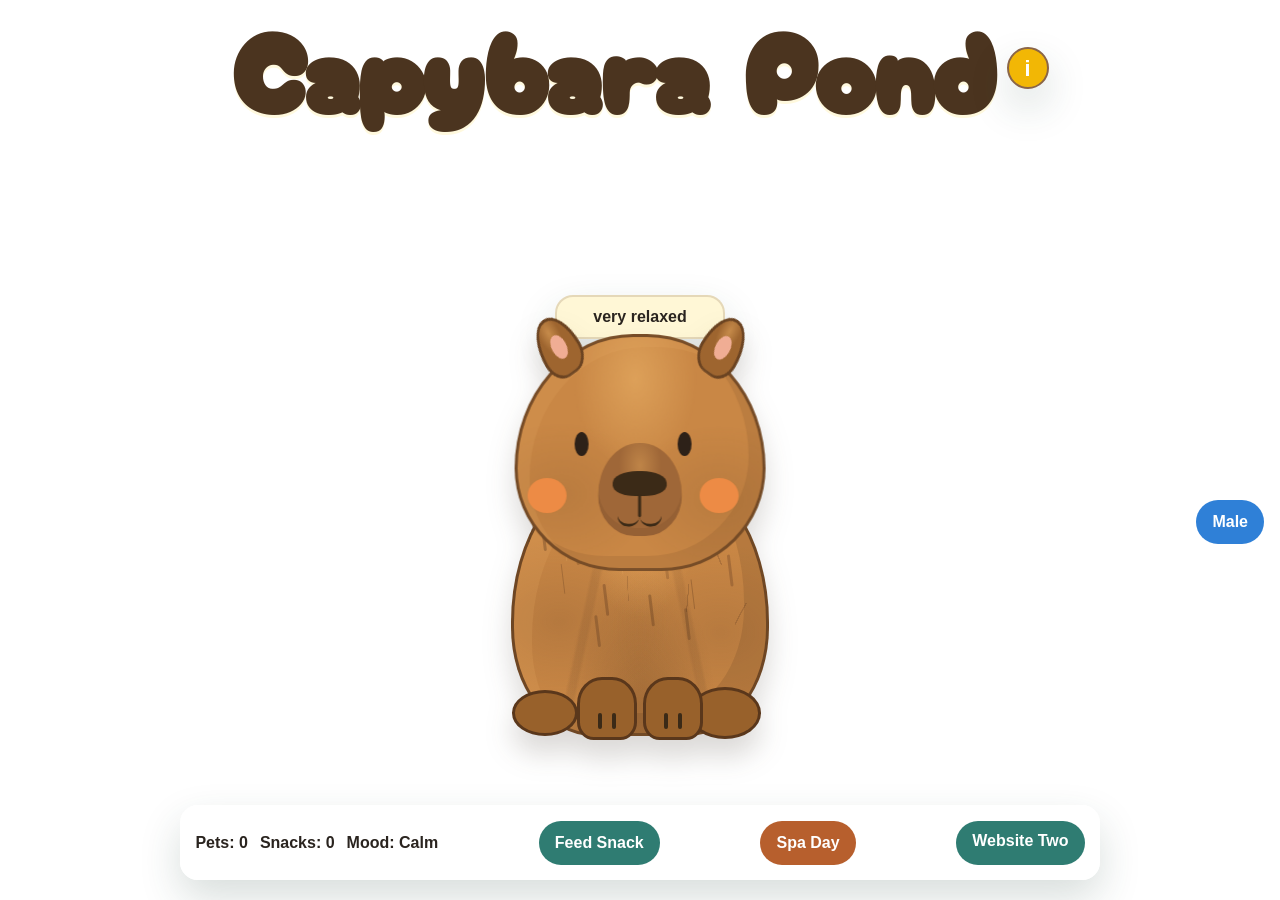
<file: index.html>
<!doctype html>
<html lang="en">
<head>
  <meta charset="UTF-8" />
  <meta name="viewport" content="width=device-width, initial-scale=1.0" />
  <title>Capybara Pond</title>
  <meta http-equiv="refresh" content="0; url=My%20connected%20sites/1/index.html" />
  <style>
    body {
      margin: 0;
      min-height: 100vh;
      display: grid;
      place-items: center;
      font-family: Arial, sans-serif;
      background: #bde7ef;
      color: #2a241f;
    }

    a {
      color: #2f7c72;
      font-weight: 800;
    }
  </style>
</head>
<body>
  <p>Opening <a href="My%20connected%20sites/1/index.html">Capybara Pond</a>...</p>
</body>
</html>
</file>
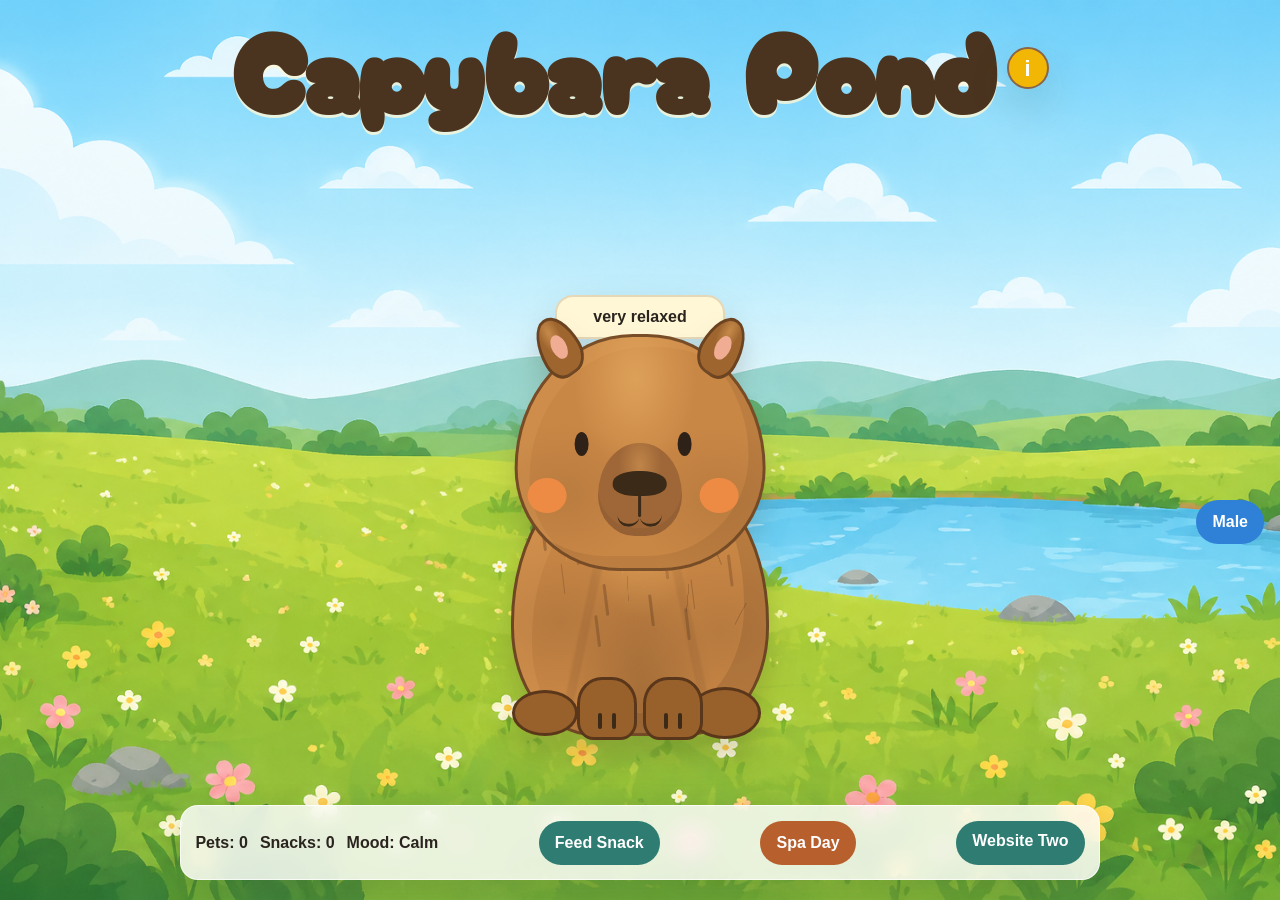
<file: My connected sites/1/index.html>
<!doctype html>
<html lang="en">
<head>
  <meta charset="UTF-8" />
  <meta name="viewport" content="width=device-width, initial-scale=1.0" />
  <title>Capybara Pond</title>
  <link rel="preconnect" href="https://fonts.googleapis.com" />
  <link rel="preconnect" href="https://fonts.gstatic.com" crossorigin />
  <link href="https://fonts.googleapis.com/css2?family=Cherry+Bomb+One&family=Chewy&display=swap" rel="stylesheet" />
  <style>
    :root {
      --sky: #bde7ef;
      --water: #70b8c4;
      --grass: #78a85a;
      --reed: #4f7d42;
      --fur: #8b6a4d;
      --fur-mid: #73563e;
      --fur-dark: #4f3425;
      --fur-light: #b08a66;
      --sun: #ffd45f;
      --text: #2a241f;
      --panel: rgba(255, 255, 255, 0.82);
      --shadow: 0 18px 40px rgba(38, 72, 63, 0.18);
    }

    * {
      box-sizing: border-box;
    }

    body {
      margin: 0;
      min-height: 100vh;
      font-family: "Segoe UI", Arial, sans-serif;
      color: var(--text);
      background: url("test.jpg") center / cover no-repeat fixed;
      overflow-x: hidden;
    }

    .scene {
      position: relative;
      min-height: 100vh;
      display: grid;
      grid-template-rows: auto 1fr auto;
      padding: 0.35rem 0 1.25rem;
      background: url("test.jpg") center / cover no-repeat;
      isolation: isolate;
    }

    .sun {
      display: none;
      position: absolute;
      top: 2rem;
      right: 8vw;
      width: 92px;
      height: 92px;
      border-radius: 50%;
      background: var(--sun);
      box-shadow: 0 0 40px rgba(255, 212, 95, 0.7);
      z-index: -1;
    }

    .cloud {
      display: none;
      position: absolute;
      width: 150px;
      height: 52px;
      border-radius: 999px;
      background: rgba(255, 255, 255, 0.82);
      box-shadow:
        24px -18px 0 12px rgba(255, 255, 255, 0.82),
        62px -24px 0 18px rgba(255, 255, 255, 0.82),
        102px -12px 0 14px rgba(255, 255, 255, 0.82),
        126px 4px 0 2px rgba(255, 255, 255, 0.82);
      filter: blur(1.5px);
      z-index: -1;
    }

    .cloud.one {
      top: 7rem;
      left: 8vw;
    }

    .cloud.two {
      top: 10rem;
      right: 18vw;
      transform: scale(0.82);
      opacity: 0.86;
    }

    .cloud.three {
      top: 4.75rem;
      left: 42vw;
      transform: scale(0.74);
      opacity: 0.84;
    }

    .controls {
      width: min(920px, 100%);
      margin: 0 auto;
      background: var(--panel);
      border: 1px solid rgba(255, 255, 255, 0.75);
      border-radius: 18px;
      box-shadow: var(--shadow);
      backdrop-filter: blur(10px);
    }

    header {
      width: min(920px, 100%);
      margin: 0 auto;
      padding: 0.25rem 1.2rem 0.9rem;
      text-align: center;
    }

    .title-row {
      display: flex;
      justify-content: center;
      align-items: center;
      gap: 0.7rem;
      flex-wrap: wrap;
    }

    h1 {
      margin: 0 0 0.35rem;
      font-family: "Cherry Bomb One", "Segoe UI", Arial, sans-serif;
      font-size: clamp(3rem, 9vw, 7rem);
      line-height: 1;
      letter-spacing: 0;
      color: #4b341f;
      text-shadow: 0 3px 0 rgba(255, 247, 214, 0.8);
    }

    p {
      margin: 0.75rem auto 0;
      max-width: 58ch;
      font-family: "Chewy", "Segoe UI", Arial, sans-serif;
      font-size: 25px;
      padding: 0.8rem 1rem;
      border: 1px solid rgba(255, 255, 255, 0.75);
      border-radius: 18px;
      background: var(--panel);
      box-shadow: var(--shadow);
      backdrop-filter: blur(10px);
      opacity: 0;
      transform: translateY(-8px);
      pointer-events: none;
      transition: opacity 160ms ease, transform 160ms ease;
    }

    header:has(.info-button:hover) .subtitle,
    header:has(.info-button:focus-visible) .subtitle {
      opacity: 1;
      transform: translateY(0);
    }

    .pond {
      position: relative;
      width: 100%;
      min-height: 480px;
      margin: 0.75rem 0;
      overflow: visible;
    }

    .side-button {
      position: absolute;
      right: 1rem;
      top: 50%;
      transform: translateY(-50%);
      background: #2f80d7;
      z-index: 3;
    }

    .side-button.female {
      background: #e879a7;
    }

    .info-button {
      display: grid;
      place-items: center;
      width: 42px;
      height: 42px;
      min-height: 42px;
      padding: 0;
      border: 2px solid #8a6548;
      border-radius: 50%;
      color: white;
      background: #f2b705;
      font-size: 1.35rem;
      font-weight: 900;
      line-height: 1;
      box-shadow: var(--shadow);
    }

    .info-button:hover {
      background: #d99f00;
    }

    .water-line {
      display: none;
      position: absolute;
      right: 5%;
      bottom: 6%;
      width: min(360px, 42vw);
      aspect-ratio: 1.3 / 1;
      background:
        repeating-linear-gradient(174deg, rgba(255, 255, 255, 0.18) 0 18px, transparent 18px 42px),
        linear-gradient(180deg, rgba(112, 184, 196, 0.9), #418b9b);
      border-radius: 48% 52% 46% 54%;
      box-shadow: inset 0 -14px 0 rgba(32, 102, 118, 0.16);
    }

    .reeds {
      display: none;
      position: absolute;
      right: 4%;
      bottom: 28%;
      width: min(390px, 46vw);
      height: 90px;
      background:
        linear-gradient(82deg, transparent 0 8%, var(--reed) 8% 9%, transparent 9% 18%, var(--reed) 18% 19%, transparent 19% 32%, var(--reed) 32% 33%, transparent 33% 48%, var(--reed) 48% 49%, transparent 49% 62%, var(--reed) 62% 63%, transparent 63% 80%, var(--reed) 80% 81%, transparent 81%);
      opacity: 0.8;
    }

    .flower {
      display: none;
      position: absolute;
      bottom: 13%;
      width: 58px;
      height: 118px;
      z-index: 1;
    }

    .flower::before {
      content: "";
      position: absolute;
      left: 50%;
      bottom: 0;
      width: 4px;
      height: 78px;
      border-radius: 999px;
      background: #2f9b48;
      transform: translateX(-50%);
    }

    .flower::after {
      content: "";
      position: absolute;
      left: 64%;
      bottom: 36px;
      width: 20px;
      height: 11px;
      border-radius: 100% 0 100% 0;
      background: #55bd47;
      box-shadow: -23px 8px 0 #55bd47;
      transform: translateX(-50%) rotate(-18deg);
    }

    .flower-head {
      position: absolute;
      left: 50%;
      top: 0;
      width: 48px;
      height: 48px;
      transform: translateX(-50%);
    }

    .petal {
      position: absolute;
      left: 50%;
      top: 50%;
      width: 15px;
      height: 25px;
      border-radius: 50%;
      background: var(--petal);
      transform-origin: 50% 100%;
    }

    .petal.one { transform: translate(-50%, -100%) rotate(0deg); }
    .petal.two { transform: translate(-50%, -100%) rotate(72deg); }
    .petal.three { transform: translate(-50%, -100%) rotate(144deg); }
    .petal.four { transform: translate(-50%, -100%) rotate(216deg); }
    .petal.five { transform: translate(-50%, -100%) rotate(288deg); }

    .flower-center {
      position: absolute;
      left: 50%;
      top: 50%;
      width: 14px;
      height: 14px;
      border-radius: 50%;
      background: #ffd65a;
      transform: translate(-50%, -50%);
      box-shadow: inset 0 0 0 3px rgba(117, 76, 22, 0.14);
    }

    .flower.orange {
      left: 8%;
      --petal: #f47c2b;
    }

    .flower.pink {
      left: 16%;
      bottom: 24%;
      --petal: #df3c8d;
      transform: scale(0.54);
    }

    .flower.yellow {
      right: 28%;
      bottom: 11%;
      --petal: #f6c84f;
      transform: scale(0.92);
    }

    .flower.purple {
      right: 44%;
      bottom: 8%;
      --petal: #d86f9c;
      transform: scale(0.82);
    }

    .flower.blue {
      left: 25%;
      bottom: 10%;
      --petal: #58a6e8;
      transform: scale(0.86) rotate(-5deg);
    }

    .flower.red {
      right: 30%;
      bottom: 7%;
      --petal: #ef5b4f;
      transform: scale(0.76) rotate(4deg);
    }

    .bubble {
      position: absolute;
      left: 50%;
      top: 8%;
      translate: -50% 0;
      min-width: 170px;
      padding: 0.7rem 0.9rem;
      text-align: center;
      font-weight: 800;
      background: #fff7d6;
      border: 2px solid rgba(111, 71, 46, 0.18);
      border-radius: 18px;
      box-shadow: var(--shadow);
    }

    .controls {
      display: flex;
      flex-wrap: wrap;
      align-items: center;
      justify-content: space-between;
      gap: 0.8rem;
      padding: 0.9rem;
    }

    .stats {
      display: flex;
      flex-wrap: wrap;
      gap: 0.75rem;
      font-weight: 800;
    }

    button,
    .site-link {
      min-height: 44px;
      border: 0;
      border-radius: 999px;
      padding: 0.7rem 1rem;
      font: inherit;
      font-weight: 800;
      color: white;
      background: #2f7c72;
      cursor: pointer;
      text-decoration: none;
      transition: transform 120ms ease, filter 120ms ease;
    }

    button:hover,
    .site-link:hover {
      transform: translateY(-2px);
      filter: brightness(1.05);
    }

    .secondary {
      background: #b75f2d;
    }

    @media (max-width: 620px) {
      .scene {
        padding: 0.75rem 0;
      }

      .controls {
        border-radius: 14px;
      }

      .pond {
        min-height: 420px;
      }

      .title-row {
        flex-wrap: nowrap;
        gap: 0.45rem;
      }

      h1 {
        font-size: clamp(2.75rem, 15vw, 4.6rem);
      }

      .water-line {
        right: 4%;
        width: min(260px, 58vw);
      }

      .reeds {
        right: 2%;
        width: min(290px, 64vw);
      }

      .flower {
        transform: scale(0.72);
      }

      .flower.pink {
        left: 10%;
        bottom: 22%;
        transform: scale(0.46);
      }

      .flower.yellow {
        right: 24%;
        transform: scale(0.68);
      }

      .flower.purple {
        right: 38%;
        bottom: 7%;
        transform: scale(0.62);
      }

      .flower.blue {
        left: 18%;
        bottom: 10%;
        transform: scale(0.65) rotate(-5deg);
      }

      .flower.red {
        right: 28%;
        bottom: 5%;
        transform: scale(0.58) rotate(4deg);
      }

      .side-button {
        right: 0.75rem;
        top: auto;
        bottom: 0.75rem;
        transform: none;
      }

      .info-button {
        width: 38px;
        height: 38px;
        min-height: 38px;
        flex: 0 0 38px;
        border-radius: 50%;
      }

      .controls {
        align-items: stretch;
      }

      button,
      .site-link {
        flex: 1 1 150px;
        text-align: center;
      }
    }
  </style>
  <link rel="stylesheet" href="capybara.css" />
</head>
<body>
  <main class="scene">
    <div class="sun" aria-hidden="true"></div>
    <div class="cloud one" aria-hidden="true"></div>
    <div class="cloud two" aria-hidden="true"></div>
    <div class="cloud three" aria-hidden="true"></div>

    <header>
      <div class="title-row">
        <h1>Capybara Pond</h1>
        <button class="info-button" type="button" aria-label="Information">i</button>
      </div>
      <p class="subtitle">Click the capybara, feed it snacks, and give it a tiny spa day. This is Website One in your connected project.</p>
    </header>

    <section class="pond" aria-label="Interactive capybara pond">
      <div class="reeds" aria-hidden="true"></div>
      <div class="water-line" aria-hidden="true"></div>
      <div class="flower orange" aria-hidden="true">
        <div class="flower-head">
          <span class="petal one"></span>
          <span class="petal two"></span>
          <span class="petal three"></span>
          <span class="petal four"></span>
          <span class="petal five"></span>
          <span class="flower-center"></span>
        </div>
      </div>
      <div class="flower pink" aria-hidden="true">
        <div class="flower-head">
          <span class="petal one"></span>
          <span class="petal two"></span>
          <span class="petal three"></span>
          <span class="petal four"></span>
          <span class="petal five"></span>
          <span class="flower-center"></span>
        </div>
      </div>
      <div class="flower yellow" aria-hidden="true">
        <div class="flower-head">
          <span class="petal one"></span>
          <span class="petal two"></span>
          <span class="petal three"></span>
          <span class="petal four"></span>
          <span class="petal five"></span>
          <span class="flower-center"></span>
        </div>
      </div>
      <div class="flower purple" aria-hidden="true">
        <div class="flower-head">
          <span class="petal one"></span>
          <span class="petal two"></span>
          <span class="petal three"></span>
          <span class="petal four"></span>
          <span class="petal five"></span>
          <span class="flower-center"></span>
        </div>
      </div>
      <div class="flower blue" aria-hidden="true">
        <div class="flower-head">
          <span class="petal one"></span>
          <span class="petal two"></span>
          <span class="petal three"></span>
          <span class="petal four"></span>
          <span class="petal five"></span>
          <span class="flower-center"></span>
        </div>
      </div>
      <div class="flower red" aria-hidden="true">
        <div class="flower-head">
          <span class="petal one"></span>
          <span class="petal two"></span>
          <span class="petal three"></span>
          <span class="petal four"></span>
          <span class="petal five"></span>
          <span class="flower-center"></span>
        </div>
      </div>
      <div class="bubble" id="bubble" aria-live="polite">very relaxed</div>
      <div class="snack" id="snack" aria-hidden="true"></div>
      <button class="side-button" id="male" type="button">Male</button>

      <div class="capybara" id="capybara" role="button" tabindex="0" aria-label="Pet the capybara">
        <div class="body"></div>
        <div class="head">
          <div class="ear left"></div>
          <div class="ear right"></div>
          <div class="eye"></div>
          <div class="lashes left" aria-hidden="true"></div>
          <div class="lashes right" aria-hidden="true"></div>
          <div class="nose"></div>
          <div class="mouth"></div>
        </div>
        <div class="leg one"></div>
        <div class="leg two"></div>
      </div>
    </section>

    <section class="controls" aria-label="Capybara controls">
      <div class="stats">
        <span>Pets: <span id="pets">0</span></span>
        <span>Snacks: <span id="snacks">0</span></span>
        <span>Mood: <span id="mood">Calm</span></span>
      </div>
      <button id="feed" type="button">Feed Snack</button>
      <button class="secondary" id="spa" type="button">Spa Day</button>
      <a class="site-link" href="../2/index.html">Website Two</a>
    </section>
  </main>

  <script>
    const capybara = document.getElementById("capybara");
    const pond = document.querySelector(".pond");
    const bubble = document.getElementById("bubble");
    const feed = document.getElementById("feed");
    const spa = document.getElementById("spa");
    const pets = document.getElementById("pets");
    const snacks = document.getElementById("snacks");
    const mood = document.getElementById("mood");
    const snack = document.getElementById("snack");
    const male = document.getElementById("male");

    let petCount = 0;
    let snackCount = 0;
    let isDragging = false;
    let didDrag = false;

    const happyLines = [
      "gentle pat accepted",
      "capybara approval +1",
      "sunny pond mood",
      "maximum chill reached"
    ];

    function celebrate(message, newMood) {
      bubble.textContent = message;
      mood.textContent = newMood;
      capybara.classList.add("happy");
      window.setTimeout(() => capybara.classList.remove("happy"), 260);
    }

    function petCapybara() {
      if (didDrag) {
        didDrag = false;
        return;
      }

      petCount += 1;
      pets.textContent = String(petCount);
      celebrate(happyLines[petCount % happyLines.length], "Happy");
    }

    capybara.addEventListener("click", petCapybara);
    capybara.addEventListener("pointerdown", (event) => {
      isDragging = true;
      didDrag = false;
      moveCapybaraToCursor(event);
      capybara.setPointerCapture(event.pointerId);
    });

    function moveCapybaraToCursor(event) {
      const pondRect = pond.getBoundingClientRect();
      const capybaraRect = capybara.getBoundingClientRect();
      capybara.style.left = `${event.clientX - pondRect.left}px`;
      capybara.style.top = `${event.clientY - pondRect.top - capybaraRect.height / 2}px`;
      capybara.style.bottom = "auto";
    }

    capybara.addEventListener("pointermove", (event) => {
      if (!isDragging) return;

      didDrag = true;
      moveCapybaraToCursor(event);
    });

    capybara.addEventListener("pointerup", (event) => {
      isDragging = false;
      capybara.releasePointerCapture(event.pointerId);
    });

    capybara.addEventListener("keydown", (event) => {
      if (event.key === "Enter" || event.key === " ") {
        event.preventDefault();
        petCapybara();
      }
    });

    feed.addEventListener("click", () => {
      snackCount += 1;
      snacks.textContent = String(snackCount);
      snack.classList.add("show");
      celebrate("crunch crunch", "Snacky");
      window.setTimeout(() => snack.classList.remove("show"), 850);
    });

    spa.addEventListener("click", () => {
      celebrate("warm stone nap unlocked", "Zen");
      document.body.style.setProperty("--water", "#8fcbd6");
      window.setTimeout(() => document.body.style.setProperty("--water", "#70b8c4"), 900);
    });

    male.addEventListener("click", () => {
      const isFemale = male.classList.toggle("female");
      male.textContent = isFemale ? "Female" : "Male";
    });
  </script>
</body>
</html>
</file>
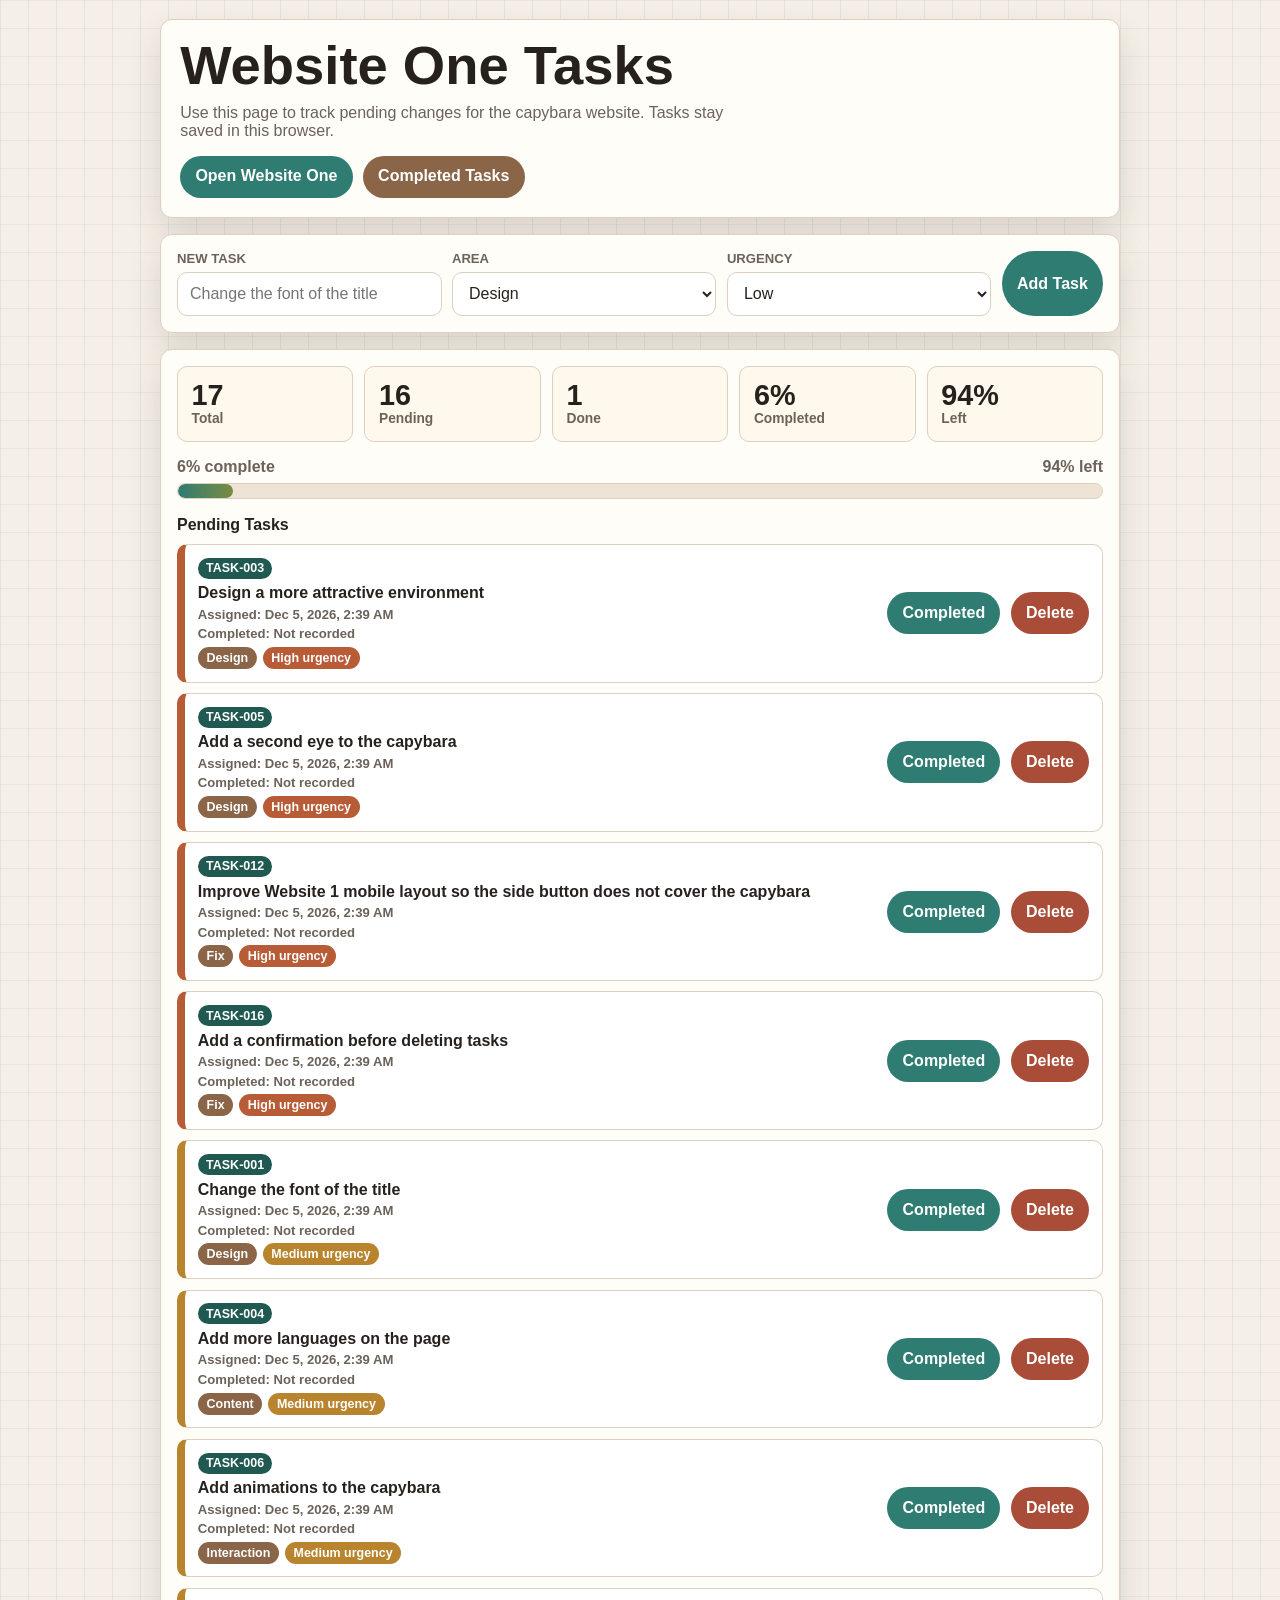
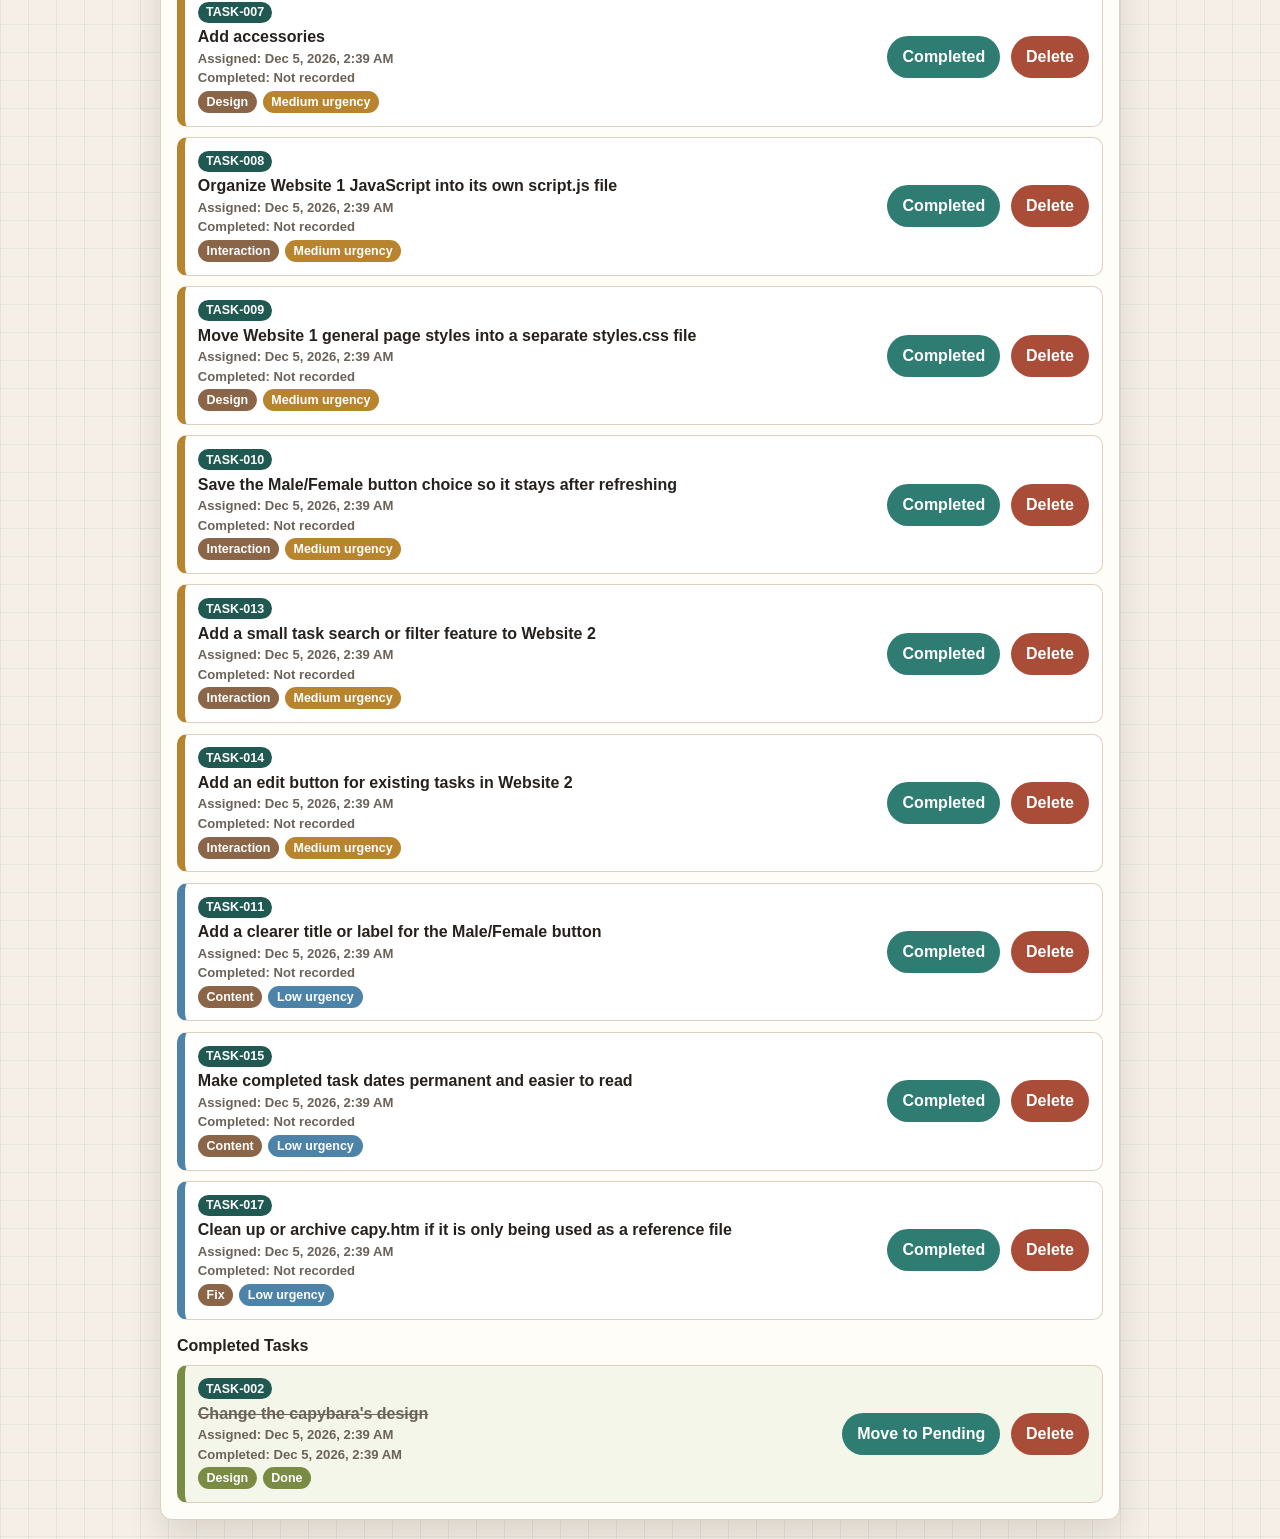
<file: My connected sites/2/index.html>
<!doctype html>
<html lang="en">
<head>
  <meta charset="UTF-8" />
  <meta name="viewport" content="width=device-width, initial-scale=1.0" />
  <title>Website One Tasks</title>
  <style>
    :root {
      --bg: #f5efe7;
      --paper: #fffdf8;
      --ink: #26211d;
      --muted: #6b6259;
      --line: #ddd0c1;
      --accent: #2f7c72;
      --accent-dark: #205951;
      --done: #7a8b43;
      --low: #4d83a8;
      --medium: #b9842e;
      --high: #b85c38;
      --urgent: #9f3946;
      --danger: #a94d38;
      --shadow: 0 16px 34px rgba(59, 47, 38, 0.14);
    }

    * {
      box-sizing: border-box;
    }

    body {
      margin: 0;
      min-height: 100vh;
      font-family: "Segoe UI", Arial, sans-serif;
      color: var(--ink);
      background:
        linear-gradient(90deg, rgba(47, 124, 114, 0.09) 1px, transparent 1px),
        linear-gradient(rgba(47, 124, 114, 0.07) 1px, transparent 1px),
        var(--bg);
      background-size: 28px 28px;
    }

    main {
      width: min(960px, calc(100% - 1.5rem));
      margin: 0 auto;
      padding: 1.2rem 0;
    }

    header {
      display: grid;
      gap: 0.65rem;
      margin-bottom: 1rem;
      padding: 1.2rem;
      border: 1px solid var(--line);
      border-radius: 12px;
      background: var(--paper);
      box-shadow: var(--shadow);
    }

    h1 {
      margin: 0;
      font-size: clamp(1.9rem, 5vw, 3.4rem);
      line-height: 1;
      letter-spacing: 0;
    }

    p {
      margin: 0;
      max-width: 64ch;
      color: var(--muted);
      font-size: 1rem;
    }

    .top-actions,
    form,
    .task {
      display: flex;
      gap: 0.65rem;
      flex-wrap: wrap;
      align-items: center;
    }

    .top-actions {
      margin-top: 0.35rem;
    }

    a,
    button {
      min-height: 42px;
      border: 0;
      border-radius: 999px;
      padding: 0.65rem 0.95rem;
      font: inherit;
      font-weight: 800;
      color: white;
      background: var(--accent);
      text-decoration: none;
      cursor: pointer;
      transition: transform 120ms ease, background 120ms ease;
    }

    a:hover,
    button:hover {
      transform: translateY(-2px);
      background: var(--accent-dark);
    }

    .secondary {
      background: #8a6548;
    }

    .danger {
      background: var(--danger);
    }

    .board {
      display: grid;
      gap: 1rem;
      grid-template-columns: minmax(0, 1fr);
    }

    .panel {
      position: relative;
      padding: 1rem;
      border: 1px solid var(--line);
      border-radius: 12px;
      background: var(--paper);
      box-shadow: var(--shadow);
    }

    form {
      align-items: stretch;
    }

    label {
      display: block;
      margin-bottom: 0.35rem;
      color: var(--muted);
      font-size: 0.82rem;
      font-weight: 800;
      text-transform: uppercase;
    }

    .field {
      flex: 1 1 260px;
    }

    input,
    select {
      width: 100%;
      min-height: 44px;
      border: 1px solid var(--line);
      border-radius: 10px;
      padding: 0.65rem 0.75rem;
      font: inherit;
      color: var(--ink);
      background: white;
    }

    .summary {
      display: grid;
      grid-template-columns: repeat(5, minmax(0, 1fr));
      gap: 0.7rem;
      margin-bottom: 1rem;
    }

    .stat {
      padding: 0.85rem;
      border: 1px solid var(--line);
      border-radius: 10px;
      background: #fff8ed;
    }

    .stat strong {
      display: block;
      font-size: 1.8rem;
      line-height: 1;
    }

    .stat span {
      color: var(--muted);
      font-size: 0.86rem;
      font-weight: 700;
    }

    .list {
      display: grid;
      gap: 0.65rem;
      margin: 0;
      padding: 0;
      list-style: none;
    }

    .task {
      justify-content: space-between;
      padding: 0.8rem;
      border: 1px solid var(--line);
      border-left: 8px solid var(--low);
      border-radius: 10px;
      background: white;
    }

    .task.low {
      border-left-color: var(--low);
    }

    .task.medium {
      border-left-color: var(--medium);
    }

    .task.high {
      border-left-color: var(--high);
    }

    .task.urgent {
      border-left-color: var(--urgent);
    }

    .task.done {
      background: #f3f6e9;
      border-left-color: var(--done);
    }

    .task.done .task-title {
      color: var(--muted);
      text-decoration: line-through;
    }

    .task-main {
      flex: 1 1 260px;
      min-width: 0;
    }

    .task-title {
      display: block;
      overflow-wrap: anywhere;
      font-weight: 900;
    }

    .task-date {
      display: block;
      margin-top: 0.28rem;
      color: var(--muted);
      font-size: 0.82rem;
      font-weight: 700;
    }

    .task-code {
      display: inline-block;
      margin-bottom: 0.35rem;
      border-radius: 999px;
      padding: 0.22rem 0.52rem;
      color: white;
      background: var(--accent-dark);
      font-size: 0.78rem;
      font-weight: 900;
      letter-spacing: 0;
    }

    .tag {
      display: inline-block;
      margin-top: 0.35rem;
      margin-right: 0.35rem;
      border-radius: 999px;
      padding: 0.25rem 0.55rem;
      color: white;
      background: #8a6548;
      font-size: 0.78rem;
      font-weight: 800;
    }

    .task.done .tag {
      background: var(--done);
    }

    .urgency {
      background: var(--low);
    }

    .urgency.low {
      background: var(--low);
    }

    .urgency.medium {
      background: var(--medium);
    }

    .urgency.high {
      background: var(--high);
    }

    .urgency.urgent {
      background: var(--urgent);
    }

    .progress-wrap {
      margin-bottom: 1rem;
    }

    .progress-label {
      display: flex;
      justify-content: space-between;
      gap: 1rem;
      margin-bottom: 0.45rem;
      color: var(--muted);
      font-weight: 800;
    }

    .progress-track {
      height: 16px;
      overflow: hidden;
      border: 1px solid var(--line);
      border-radius: 999px;
      background: #efe3d5;
    }

    .progress-fill {
      width: 0%;
      height: 100%;
      border-radius: inherit;
      background: linear-gradient(90deg, var(--accent), var(--done));
      transition: width 180ms ease;
    }

    .empty {
      margin: 0;
      padding: 1rem;
      border: 1px dashed var(--line);
      border-radius: 10px;
      color: var(--muted);
      text-align: center;
      background: rgba(255, 255, 255, 0.68);
    }

    .section-title {
      margin: 1rem 0 0.6rem;
      font-size: 1rem;
      line-height: 1.2;
    }

    @media (max-width: 680px) {
      .summary {
        grid-template-columns: 1fr;
      }

      a,
      button {
        flex: 1 1 auto;
        text-align: center;
      }

    }
  </style>
</head>
<body>
  <main>
    <header>
      <h1>Website One Tasks</h1>
      <p>Use this page to track pending changes for the capybara website. Tasks stay saved in this browser.</p>
      <div class="top-actions">
        <a href="../1/index.html">Open Website One</a>
        <a class="secondary" href="#completedTasks">Completed Tasks</a>
      </div>
    </header>

    <section class="board" aria-label="Task board for Website One">
      <div class="panel">
        <form id="taskForm">
          <div class="field">
            <label for="taskText">New task</label>
            <input id="taskText" name="taskText" type="text" placeholder="Change the font of the title" required />
          </div>
          <div class="field">
            <label for="taskType">Area</label>
            <select id="taskType" name="taskType">
              <option>Design</option>
              <option>Content</option>
              <option>Interaction</option>
              <option>Fix</option>
            </select>
          </div>
          <div class="field">
            <label for="taskUrgency">Urgency</label>
            <select id="taskUrgency" name="taskUrgency">
              <option value="low">Low</option>
              <option value="medium">Medium</option>
              <option value="high">High</option>
              <option value="urgent">Urgent</option>
            </select>
          </div>
          <button type="submit">Add Task</button>
        </form>
      </div>

      <div class="panel">
        <div class="summary" aria-label="Task summary">
          <div class="stat">
            <strong id="totalCount">0</strong>
            <span>Total</span>
          </div>
          <div class="stat">
            <strong id="pendingCount">0</strong>
            <span>Pending</span>
          </div>
          <div class="stat">
            <strong id="doneCount">0</strong>
            <span>Done</span>
          </div>
          <div class="stat">
            <strong id="completePercent">0%</strong>
            <span>Completed</span>
          </div>
          <div class="stat">
            <strong id="leftPercent">0%</strong>
            <span>Left</span>
          </div>
        </div>

        <div class="progress-wrap" aria-label="Completion progress">
          <div class="progress-label">
            <span id="progressText">0% complete</span>
            <span id="leftText">0% left</span>
          </div>
          <div class="progress-track">
            <div class="progress-fill" id="progressFill"></div>
          </div>
        </div>

        <h2 class="section-title">Pending Tasks</h2>
        <ul class="list" id="taskList"></ul>
        <p class="empty" id="emptyMessage">No pending tasks yet. Add one above.</p>

        <h2 class="section-title" id="completedTasks">Completed Tasks</h2>
        <ul class="list" id="completedTaskList"></ul>
        <p class="empty" id="completedEmptyMessage">No completed tasks yet.</p>
      </div>
    </section>
  </main>

  <script>
    const taskForm = document.getElementById("taskForm");
    const taskText = document.getElementById("taskText");
    const taskType = document.getElementById("taskType");
    const taskUrgency = document.getElementById("taskUrgency");
    const taskList = document.getElementById("taskList");
    const completedTaskList = document.getElementById("completedTaskList");
    const emptyMessage = document.getElementById("emptyMessage");
    const completedEmptyMessage = document.getElementById("completedEmptyMessage");
    const totalCount = document.getElementById("totalCount");
    const pendingCount = document.getElementById("pendingCount");
    const doneCount = document.getElementById("doneCount");
    const completePercent = document.getElementById("completePercent");
    const leftPercent = document.getElementById("leftPercent");
    const progressText = document.getElementById("progressText");
    const leftText = document.getElementById("leftText");
    const progressFill = document.getElementById("progressFill");
    const storageKey = "website-one-tasks";
    const taskTwoMigrationKey = "task-002-completed-migration";
    const createdAt = new Date().toISOString();
    const exampleTasks = [
      {
        id: crypto.randomUUID(),
        code: "TASK-001",
        text: "Change the font of the title",
        type: "Design",
        urgency: "medium",
        assignedAt: createdAt,
        completedAt: "",
        done: false
      },
      {
        id: crypto.randomUUID(),
        code: "TASK-002",
        text: "Change the capybara's design",
        type: "Design",
        urgency: "high",
        assignedAt: createdAt,
        completedAt: createdAt,
        done: true
      },
      {
        id: crypto.randomUUID(),
        code: "TASK-003",
        text: "Design a more attractive environment",
        type: "Design",
        urgency: "high",
        assignedAt: createdAt,
        completedAt: "",
        done: false
      },
      {
        id: crypto.randomUUID(),
        code: "TASK-004",
        text: "Add more languages on the page",
        type: "Content",
        urgency: "medium",
        assignedAt: createdAt,
        completedAt: "",
        done: false
      },
      {
        id: crypto.randomUUID(),
        code: "TASK-005",
        text: "Add a second eye to the capybara",
        type: "Design",
        urgency: "high",
        assignedAt: createdAt,
        completedAt: "",
        done: false
      },
      {
        id: crypto.randomUUID(),
        code: "TASK-006",
        text: "Add animations to the capybara",
        type: "Interaction",
        urgency: "medium",
        assignedAt: createdAt,
        completedAt: "",
        done: false
      },
      {
        id: crypto.randomUUID(),
        code: "TASK-007",
        text: "Add accessories",
        type: "Design",
        urgency: "medium",
        assignedAt: createdAt,
        completedAt: "",
        done: false
      },
      {
        id: crypto.randomUUID(),
        code: "TASK-008",
        text: "Organize Website 1 JavaScript into its own script.js file",
        type: "Interaction",
        urgency: "medium",
        assignedAt: createdAt,
        completedAt: "",
        done: false
      },
      {
        id: crypto.randomUUID(),
        code: "TASK-009",
        text: "Move Website 1 general page styles into a separate styles.css file",
        type: "Design",
        urgency: "medium",
        assignedAt: createdAt,
        completedAt: "",
        done: false
      },
      {
        id: crypto.randomUUID(),
        code: "TASK-010",
        text: "Save the Male/Female button choice so it stays after refreshing",
        type: "Interaction",
        urgency: "medium",
        assignedAt: createdAt,
        completedAt: "",
        done: false
      },
      {
        id: crypto.randomUUID(),
        code: "TASK-011",
        text: "Add a clearer title or label for the Male/Female button",
        type: "Content",
        urgency: "low",
        assignedAt: createdAt,
        completedAt: "",
        done: false
      },
      {
        id: crypto.randomUUID(),
        code: "TASK-012",
        text: "Improve Website 1 mobile layout so the side button does not cover the capybara",
        type: "Fix",
        urgency: "high",
        assignedAt: createdAt,
        completedAt: "",
        done: false
      },
      {
        id: crypto.randomUUID(),
        code: "TASK-013",
        text: "Add a small task search or filter feature to Website 2",
        type: "Interaction",
        urgency: "medium",
        assignedAt: createdAt,
        completedAt: "",
        done: false
      },
      {
        id: crypto.randomUUID(),
        code: "TASK-014",
        text: "Add an edit button for existing tasks in Website 2",
        type: "Interaction",
        urgency: "medium",
        assignedAt: createdAt,
        completedAt: "",
        done: false
      },
      {
        id: crypto.randomUUID(),
        code: "TASK-015",
        text: "Make completed task dates permanent and easier to read",
        type: "Content",
        urgency: "low",
        assignedAt: createdAt,
        completedAt: "",
        done: false
      },
      {
        id: crypto.randomUUID(),
        code: "TASK-016",
        text: "Add a confirmation before deleting tasks",
        type: "Fix",
        urgency: "high",
        assignedAt: createdAt,
        completedAt: "",
        done: false
      },
      {
        id: crypto.randomUUID(),
        code: "TASK-017",
        text: "Clean up or archive capy.htm if it is only being used as a reference file",
        type: "Fix",
        urgency: "low",
        assignedAt: createdAt,
        completedAt: "",
        done: false
      }
    ];

    let tasks = loadTasks();

    function taskCode(number) {
      return `TASK-${String(number).padStart(3, "0")}`;
    }

    function nextTaskCode() {
      const highest = tasks.reduce((max, task) => {
        const match = String(task.code || "").match(/^TASK-(\d+)$/);
        return match ? Math.max(max, Number(match[1])) : max;
      }, 0);

      return taskCode(highest + 1);
    }

    function normalizeTasks(savedTasks) {
      let changed = false;
      const normalized = savedTasks.map((task, index) => {
        const updated = { ...task };

        if (!updated.code) {
          updated.code = taskCode(index + 1);
          changed = true;
        }

        if (!updated.assignedAt) {
          updated.assignedAt = createdAt;
          changed = true;
        }

        if (updated.done && !updated.completedAt) {
          updated.completedAt = createdAt;
          changed = true;
        }

        if (!updated.done && updated.completedAt) {
          updated.completedAt = "";
          changed = true;
        }

        return updated;
      });

      exampleTasks.forEach((exampleTask) => {
        const alreadySaved = normalized.some((task) => task.code === exampleTask.code);
        if (!alreadySaved) {
          normalized.push({ ...exampleTask, id: crypto.randomUUID() });
          changed = true;
        }
      });

      const taskTwo = normalized.find((task) => task.code === "TASK-002");
      const taskTwoMigrated = localStorage.getItem(taskTwoMigrationKey);
      if (taskTwo && !taskTwo.done && !taskTwoMigrated) {
        taskTwo.done = true;
        taskTwo.completedAt = createdAt;
        localStorage.setItem(taskTwoMigrationKey, "true");
        changed = true;
      }

      if (changed) {
        localStorage.setItem(storageKey, JSON.stringify(normalized));
      }

      return normalized;
    }

    function loadTasks() {
      const saved = localStorage.getItem(storageKey);
      if (!saved) return exampleTasks;

      try {
        return normalizeTasks(JSON.parse(saved));
      } catch {
        return exampleTasks;
      }
    }

    function saveTasks() {
      localStorage.setItem(storageKey, JSON.stringify(tasks));
    }

    function formatDateTime(value) {
      if (!value) return "Not recorded";

      return new Date(value).toLocaleString([], {
        dateStyle: "medium",
        timeStyle: "short"
      });
    }

    function createTaskItem(task) {
      const urgency = task.urgency || "low";
      const item = document.createElement("li");
      item.className = task.done ? `task ${urgency} done` : `task ${urgency}`;

      const main = document.createElement("div");
      main.className = "task-main";

      const code = document.createElement("span");
      code.className = "task-code";
      code.textContent = task.code;

      const title = document.createElement("span");
      title.className = "task-title";
      title.textContent = task.text;

      const assignedDate = document.createElement("span");
      assignedDate.className = "task-date";
      assignedDate.textContent = `Assigned: ${formatDateTime(task.assignedAt)}`;

      const completedDate = document.createElement("span");
      completedDate.className = "task-date";
      completedDate.textContent = `Completed: ${formatDateTime(task.completedAt)}`;
      completedDate.hidden = !task.done;

      const tag = document.createElement("span");
      tag.className = "tag";
      tag.textContent = task.type;

      const urgencyTag = document.createElement("span");
      urgencyTag.className = `tag urgency ${urgency}`;
      urgencyTag.textContent = task.done ? "Done" : `${urgency[0].toUpperCase()}${urgency.slice(1)} urgency`;

      const toggle = document.createElement("button");
      toggle.type = "button";
      toggle.textContent = task.done ? "Move to Pending" : "Completed";
      toggle.addEventListener("click", () => {
        task.done = !task.done;
        task.completedAt = task.done ? new Date().toISOString() : "";
        saveTasks();
        renderTasks();
      });

      const remove = document.createElement("button");
      remove.type = "button";
      remove.className = "danger";
      remove.textContent = "Delete";
      remove.addEventListener("click", () => {
        tasks = tasks.filter((savedTask) => savedTask.id !== task.id);
        saveTasks();
        renderTasks();
      });

      main.append(code, title, assignedDate, completedDate, tag, urgencyTag);
      item.append(main, toggle, remove);

      return item;
    }

    function sortByUrgency(first, second) {
      const urgencyOrder = {
        urgent: 0,
        high: 1,
        medium: 2,
        low: 3
      };

      return (urgencyOrder[first.urgency || "low"] ?? 3) - (urgencyOrder[second.urgency || "low"] ?? 3);
    }

    function renderTasks() {
      taskList.innerHTML = "";
      completedTaskList.innerHTML = "";

      tasks.filter((task) => !task.done).sort(sortByUrgency).forEach((task) => {
        taskList.append(createTaskItem(task));
      });

      tasks.filter((task) => task.done).sort(sortByUrgency).forEach((task) => {
        completedTaskList.append(createTaskItem(task));
      });

      const done = tasks.filter((task) => task.done).length;
      const completed = tasks.length === 0 ? 0 : Math.round((done / tasks.length) * 100);
      const left = tasks.length === 0 ? 0 : 100 - completed;
      totalCount.textContent = String(tasks.length);
      pendingCount.textContent = String(tasks.length - done);
      doneCount.textContent = String(done);
      completePercent.textContent = `${completed}%`;
      leftPercent.textContent = `${left}%`;
      progressText.textContent = `${completed}% complete`;
      leftText.textContent = `${left}% left`;
      progressFill.style.width = `${completed}%`;
      emptyMessage.hidden = tasks.some((task) => !task.done);
      completedEmptyMessage.hidden = tasks.some((task) => task.done);
    }

    taskForm.addEventListener("submit", (event) => {
      event.preventDefault();

      tasks.unshift({
        id: crypto.randomUUID(),
        code: nextTaskCode(),
        text: taskText.value.trim(),
        type: taskType.value,
        urgency: taskUrgency.value,
        assignedAt: new Date().toISOString(),
        completedAt: "",
        done: false
      });

      taskForm.reset();
      taskText.focus();
      saveTasks();
      renderTasks();
    });

    renderTasks();
  </script>
</body>
</html>
</file>
<file: My connected sites/1/capybara.css>
.capybara {
  position: absolute;
  left: 50%;
  bottom: 9%;
  width: min(330px, 72vw);
  aspect-ratio: 0.78 / 1;
  transform: translateX(-50%);
  cursor: pointer;
  touch-action: none;
  user-select: none;
  filter: drop-shadow(0 18px 14px rgba(58, 44, 32, 0.18));
  animation: calmBreathing 4.8s ease-in-out infinite;
  transition: transform 260ms ease;
}

.capybara.happy {
  animation: happyNudge 260ms ease-out, calmBreathing 4.8s ease-in-out infinite 260ms;
}

.capybara::after {
  content: "";
  position: absolute;
  left: 13%;
  top: 36%;
  width: 74%;
  height: 50%;
  background:
    linear-gradient(105deg, transparent 0 42%, rgba(83, 50, 27, 0.38) 43% 48%, transparent 49%) 3% 21% / 18px 30px no-repeat,
    linear-gradient(84deg, transparent 0 42%, rgba(235, 176, 101, 0.28) 43% 48%, transparent 49%) 18% 34% / 15px 24px no-repeat,
    linear-gradient(96deg, transparent 0 42%, rgba(92, 55, 30, 0.34) 43% 48%, transparent 49%) 31% 18% / 14px 27px no-repeat,
    linear-gradient(88deg, transparent 0 42%, rgba(96, 57, 31, 0.32) 43% 48%, transparent 49%) 45% 55% / 13px 25px no-repeat,
    linear-gradient(79deg, transparent 0 42%, rgba(235, 176, 101, 0.24) 43% 48%, transparent 49%) 57% 29% / 12px 22px no-repeat,
    linear-gradient(95deg, transparent 0 42%, rgba(83, 50, 27, 0.35) 43% 48%, transparent 49%) 71% 60% / 15px 28px no-repeat,
    linear-gradient(68deg, transparent 0 42%, rgba(92, 55, 30, 0.33) 43% 48%, transparent 49%) 84% 35% / 15px 26px no-repeat,
    linear-gradient(118deg, transparent 0 42%, rgba(83, 50, 27, 0.3) 43% 48%, transparent 49%) 94% 68% / 13px 22px no-repeat;
  border-radius: 40%;
  opacity: 0.72;
  pointer-events: none;
  z-index: 2;
}

@keyframes calmBreathing {
  0%, 100% { transform: translateX(-50%) translateY(0); }
  50% { transform: translateX(-50%) translateY(-4px); }
}

@keyframes happyNudge {
  0% { transform: translateX(-50%) translateY(0); }
  55% { transform: translateX(-50%) translateY(-9px); }
  100% { transform: translateX(-50%) translateY(0); }
}

.body {
  position: absolute;
  left: 11%;
  right: 11%;
  bottom: 2%;
  height: 64%;
  border-radius: 42% 42% 32% 32% / 58% 58% 40% 40%;
  background:
    radial-gradient(ellipse at 50% 16%, rgba(229, 168, 94, 0.72), transparent 34%),
    radial-gradient(ellipse at 18% 58%, rgba(118, 75, 41, 0.24), transparent 38%),
    radial-gradient(ellipse at 82% 62%, rgba(118, 75, 41, 0.22), transparent 38%),
    linear-gradient(102deg, transparent 0 32%, rgba(91, 56, 31, 0.12) 33% 35%, transparent 36% 100%),
    linear-gradient(78deg, transparent 0 62%, rgba(91, 56, 31, 0.11) 63% 65%, transparent 66% 100%),
    radial-gradient(ellipse at 50% 90%, rgba(82, 51, 27, 0.32), transparent 42%),
    #c98745;
  border: 3px solid rgba(88, 55, 28, 0.78);
  box-shadow:
    inset 18px 16px 0 rgba(230, 172, 100, 0.18),
    inset -22px -20px 0 rgba(83, 51, 27, 0.16);
}

.body::before {
  content: "";
  position: absolute;
  left: 11%;
  top: 19%;
  width: 3px;
  height: 12%;
  border-radius: 999px;
  background: rgba(87, 52, 28, 0.34);
  box-shadow:
    14px 46px 0 -1px rgba(94, 58, 31, 0.3),
    31px 18px 0 rgba(105, 64, 34, 0.28),
    54px 72px 0 rgba(92, 55, 30, 0.34),
    74px 34px 0 -1px rgba(232, 174, 100, 0.24),
    98px 88px 0 rgba(82, 49, 27, 0.33),
    118px 43px 0 rgba(105, 64, 34, 0.27),
    141px 77px 0 -1px rgba(92, 55, 30, 0.32),
    165px 26px 0 rgba(232, 174, 100, 0.22),
    181px 58px 0 rgba(92, 55, 30, 0.3),
    42px 102px 0 rgba(74, 45, 25, 0.28),
    132px 106px 0 rgba(74, 45, 25, 0.28);
  transform: rotate(-7deg);
}

.body::after {
  content: "";
  position: absolute;
  left: -1%;
  bottom: -1%;
  width: 24%;
  height: 15%;
  border-radius: 50%;
  background: #98612b;
  border: 3px solid #5a371b;
  box-shadow: 180px 0 0 #98612b, 180px 0 0 3px #5a371b;
}

.head {
  position: absolute;
  left: 50%;
  top: 3%;
  width: 76%;
  height: 56%;
  border-radius: 50% 50% 44% 44% / 60% 60% 46% 46%;
  background:
    radial-gradient(ellipse at 48% 18%, rgba(232, 174, 100, 0.65), transparent 34%),
    radial-gradient(ellipse at 18% 68%, rgba(97, 58, 31, 0.15), transparent 32%),
    radial-gradient(ellipse at 82% 70%, rgba(97, 58, 31, 0.15), transparent 32%),
    #c98745;
  border: 3px solid rgba(88, 55, 28, 0.72);
  box-shadow:
    inset 12px 10px 0 rgba(231, 174, 103, 0.17),
    inset -14px -12px 0 rgba(83, 51, 27, 0.12);
  transform: translateX(-50%);
  animation: softHeadMotion 5.2s ease-in-out infinite;
  isolation: isolate;
  overflow: visible;
  z-index: 3;
}

.head::before {
  content: "";
  position: absolute;
  left: 50%;
  top: 46%;
  width: 34%;
  height: 40%;
  border-radius: 54% 54% 48% 48% / 62% 62% 48% 48%;
  background:
    radial-gradient(ellipse at 50% 24%, rgba(199, 140, 76, 0.8), transparent 36%),
    #9f6738;
  box-shadow: inset 0 -8px 0 rgba(79, 47, 26, 0.12);
  transform: translateX(-50%);
  z-index: 1;
}

.head::after {
  content: "";
  position: absolute;
  left: 4%;
  top: 61%;
  width: 16%;
  height: 15%;
  border-radius: 50%;
  background: #ed8b45;
  box-shadow: 172px 0 0 #ed8b45;
  z-index: 2;
}

@keyframes softHeadMotion {
  0%, 100% { transform: translateX(-50%) translateY(0); }
  50% { transform: translateX(-50%) translateY(2px); }
}

.ear {
  position: absolute;
  top: -9%;
  width: 17%;
  height: 27%;
  border-radius: 58% 58% 48% 48% / 76% 76% 42% 42%;
  background:
    radial-gradient(ellipse at 45% 20%, rgba(230, 169, 96, 0.55), transparent 38%),
    #9e652f;
  border: 3px solid rgba(88, 55, 28, 0.72);
  animation: earTwitch 7.5s ease-in-out infinite;
  z-index: -1;
}

.ear::before {
  content: "";
  position: absolute;
  left: 30%;
  top: 28%;
  width: 44%;
  height: 45%;
  border-radius: 50%;
  background: #f0ad94;
}

.ear.left {
  left: 8%;
  transform: rotate(-30deg) skewY(-6deg);
}

.ear.right {
  right: 8%;
  transform: rotate(30deg) skewY(6deg);
  animation-delay: 1.4s;
}

@keyframes earTwitch {
  0%, 82%, 100% { scale: 1; }
  86% { scale: 0.96 1.04; }
  90% { scale: 1.03 0.97; }
}

.eye {
  position: absolute;
  top: 41%;
  right: 29%;
  width: 14px;
  height: 24px;
  border-radius: 50%;
  background: #2d2118;
  animation: blink 6.2s ease-in-out infinite;
  z-index: 4;
}

.eye::after {
  content: "";
  position: absolute;
  top: 0;
  left: -103px;
  width: 14px;
  height: 24px;
  border-radius: 50%;
  background: #2d2118;
}

.lashes {
  position: absolute;
  top: 35%;
  width: 22px;
  height: 16px;
  opacity: 0;
  pointer-events: none;
  transition: opacity 160ms ease;
  z-index: 5;
}

.lashes::before,
.lashes::after {
  content: "";
  position: absolute;
  top: 6px;
  width: 3px;
  height: 12px;
  border-radius: 999px;
  background: #332415;
  transform-origin: bottom center;
}

.lashes::before {
  left: 7px;
  transform: rotate(-28deg);
}

.lashes::after {
  right: 7px;
  transform: rotate(28deg);
}

.lashes.left {
  left: 22%;
}

.lashes.right {
  right: 28%;
}

.side-button.female ~ .capybara .lashes {
  opacity: 1;
}

@keyframes blink {
  0%, 92%, 100% { transform: scaleY(1); }
  95% { transform: scaleY(0.12); }
}

.nose {
  position: absolute;
  left: 50%;
  top: 58%;
  width: 22%;
  height: 11%;
  border-radius: 46% 46% 42% 42%;
  background: #3b2a17;
  transform: translateX(-50%);
  z-index: 5;
}

.mouth {
  position: absolute;
  left: 50%;
  top: 68%;
  width: 3px;
  height: 10%;
  border-radius: 999px;
  background: #3b2a17;
  transform: translateX(-50%);
  z-index: 5;
}

.mouth::before,
.mouth::after {
  content: "";
  position: absolute;
  top: 72%;
  width: 22px;
  height: 14px;
  border-bottom: 3px solid #3b2a17;
  border-radius: 0 0 999px 999px;
}

.mouth::before {
  right: 1px;
  transform: rotate(6deg);
  transform-origin: right top;
}

.mouth::after {
  left: 1px;
  transform: rotate(-6deg);
  transform-origin: left top;
}

.leg {
  position: absolute;
  bottom: 1%;
  width: 18%;
  height: 15%;
  border-radius: 42% 42% 28% 28%;
  background: #98612b;
  border: 3px solid #5a371b;
  z-index: 4;
}

.leg.one {
  left: 31%;
}

.leg.two {
  right: 31%;
}

.leg::before,
.leg::after {
  content: "";
  position: absolute;
  bottom: 14%;
  width: 4px;
  height: 28%;
  border-radius: 999px;
  background: #3b2a17;
}

.leg::before {
  left: 34%;
}

.leg::after {
  right: 34%;
}

.snack {
  position: absolute;
  left: 14%;
  bottom: 30%;
  width: 54px;
  height: 54px;
  border-radius: 50% 50% 46% 46%;
  background: #f47c3c;
  box-shadow: inset -8px -8px 0 rgba(147, 65, 23, 0.18);
  opacity: 0;
  transform: translateY(22px) scale(0.75);
  transition: opacity 180ms ease, transform 180ms ease;
}

.snack::before {
  content: "";
  position: absolute;
  left: 23px;
  top: -10px;
  width: 9px;
  height: 18px;
  border-radius: 10px;
  background: #3f8c47;
  transform: rotate(18deg);
}

.snack.show {
  opacity: 1;
  transform: translateY(0) scale(1);
}

@media (max-width: 620px) {
  .lashes.left {
    left: 18%;
  }
}
</file>
